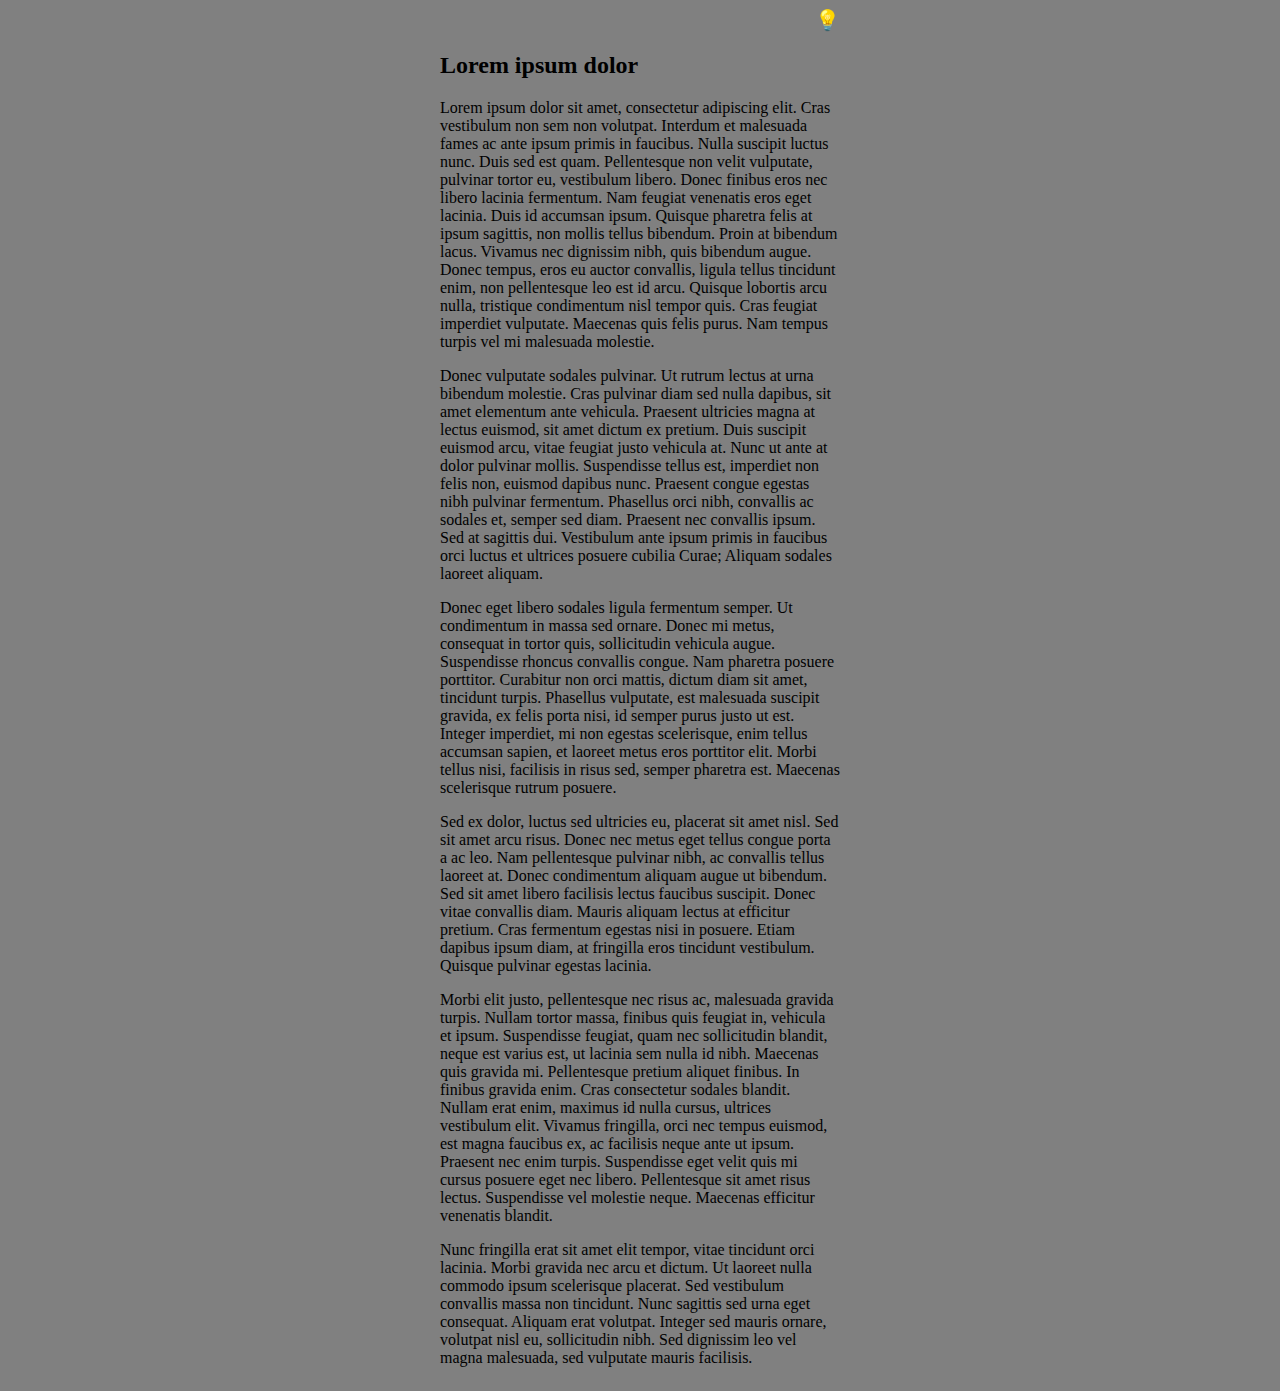
<file: Html-css/Follow-the-text-018b9494-018b9494/index.html>
<!doctype html>
<html lang="en">
<head>
    <meta charset="UTF-8">
    <meta name="viewport"
          content="width=device-width, user-scalable=no, initial-scale=1.0, maximum-scale=1.0, minimum-scale=1.0">
    <meta http-equiv="X-UA-Compatible" content="ie=edge">
    <title>Lots of text</title>
    <link rel="stylesheet" type="text/css" href="style.css">
</head>
<body style="display: flex; justify-content: center;background: gray;">
	<div class="content" style="width: 400px;">
		<div class="tooltip">
			<div class="icon" style="font-size: 20px;">💡</div>
			<div class="tooltip-content">
				Lorem Ipsum is slechts een proeftekst uit het drukkerij- en zetterijwezen. Lorem Ipsum is de standaard proeftekst in deze bedrijfstak sinds de 16e eeuw, toen een onbekende drukker een zethaak met letters nam en ze door elkaar husselde om een font-catalogus te maken.
			</div>
		</div>
		
		<h2>Lorem ipsum dolor</h2>
		<p>Lorem ipsum dolor sit amet, consectetur adipiscing elit. Cras vestibulum non sem non volutpat. Interdum et malesuada fames ac ante ipsum primis in faucibus. Nulla suscipit luctus nunc. Duis sed est quam. Pellentesque non velit vulputate, pulvinar tortor eu, vestibulum libero. Donec finibus eros nec libero lacinia fermentum. Nam feugiat venenatis eros eget lacinia. Duis id accumsan ipsum. Quisque pharetra felis at ipsum sagittis, non mollis tellus bibendum. Proin at bibendum lacus. Vivamus nec dignissim nibh, quis bibendum augue. Donec tempus, eros eu auctor convallis, ligula tellus tincidunt enim, non pellentesque leo est id arcu. Quisque lobortis arcu nulla, tristique condimentum nisl tempor quis. Cras feugiat imperdiet vulputate. Maecenas quis felis purus. Nam tempus turpis vel mi malesuada molestie.</p>

		<p>Donec vulputate sodales pulvinar. Ut rutrum lectus at urna bibendum molestie. Cras pulvinar diam sed nulla dapibus, sit amet elementum ante vehicula. Praesent ultricies magna at lectus euismod, sit amet dictum ex pretium. Duis suscipit euismod arcu, vitae feugiat justo vehicula at. Nunc ut ante at dolor pulvinar mollis. Suspendisse tellus est, imperdiet non felis non, euismod dapibus nunc. Praesent congue egestas nibh pulvinar fermentum. Phasellus orci nibh, convallis ac sodales et, semper sed diam. Praesent nec convallis ipsum. Sed at sagittis dui. Vestibulum ante ipsum primis in faucibus orci luctus et ultrices posuere cubilia Curae; Aliquam sodales laoreet aliquam.</p>

		<p>Donec eget libero sodales ligula fermentum semper. Ut condimentum in massa sed ornare. Donec mi metus, consequat in tortor quis, sollicitudin vehicula augue. Suspendisse rhoncus convallis congue. Nam pharetra posuere porttitor. Curabitur non orci mattis, dictum diam sit amet, tincidunt turpis. Phasellus vulputate, est malesuada suscipit gravida, ex felis porta nisi, id semper purus justo ut est. Integer imperdiet, mi non egestas scelerisque, enim tellus accumsan sapien, et laoreet metus eros porttitor elit. Morbi tellus nisi, facilisis in risus sed, semper pharetra est. Maecenas scelerisque rutrum posuere.</p>

		<p>Sed ex dolor, luctus sed ultricies eu, placerat sit amet nisl. Sed sit amet arcu risus. Donec nec metus eget tellus congue porta a ac leo. Nam pellentesque pulvinar nibh, ac convallis tellus laoreet at. Donec condimentum aliquam augue ut bibendum. Sed sit amet libero facilisis lectus faucibus suscipit. Donec vitae convallis diam. Mauris aliquam lectus at efficitur pretium. Cras fermentum egestas nisi in posuere. Etiam dapibus ipsum diam, at fringilla eros tincidunt vestibulum. Quisque pulvinar egestas lacinia.</p>

		<p>Morbi elit justo, pellentesque nec risus ac, malesuada gravida turpis. Nullam tortor massa, finibus quis feugiat in, vehicula et ipsum. Suspendisse feugiat, quam nec sollicitudin blandit, neque est varius est, ut lacinia sem nulla id nibh. Maecenas quis gravida mi. Pellentesque pretium aliquet finibus. In finibus gravida enim. Cras consectetur sodales blandit. Nullam erat enim, maximus id nulla cursus, ultrices vestibulum elit. Vivamus fringilla, orci nec tempus euismod, est magna faucibus ex, ac facilisis neque ante ut ipsum. Praesent nec enim turpis. Suspendisse eget velit quis mi cursus posuere eget nec libero. Pellentesque sit amet risus lectus. Suspendisse vel molestie neque. Maecenas efficitur venenatis blandit.</p>

		<p>Nunc fringilla erat sit amet elit tempor, vitae tincidunt orci lacinia. Morbi gravida nec arcu et dictum. Ut laoreet nulla commodo ipsum scelerisque placerat. Sed vestibulum convallis massa non tincidunt. Nunc sagittis sed urna eget consequat. Aliquam erat volutpat. Integer sed mauris ornare, volutpat nisl eu, sollicitudin nibh. Sed dignissim leo vel magna malesuada, sed vulputate mauris facilisis.</p>
	</div>
</body>
</html>
</file>
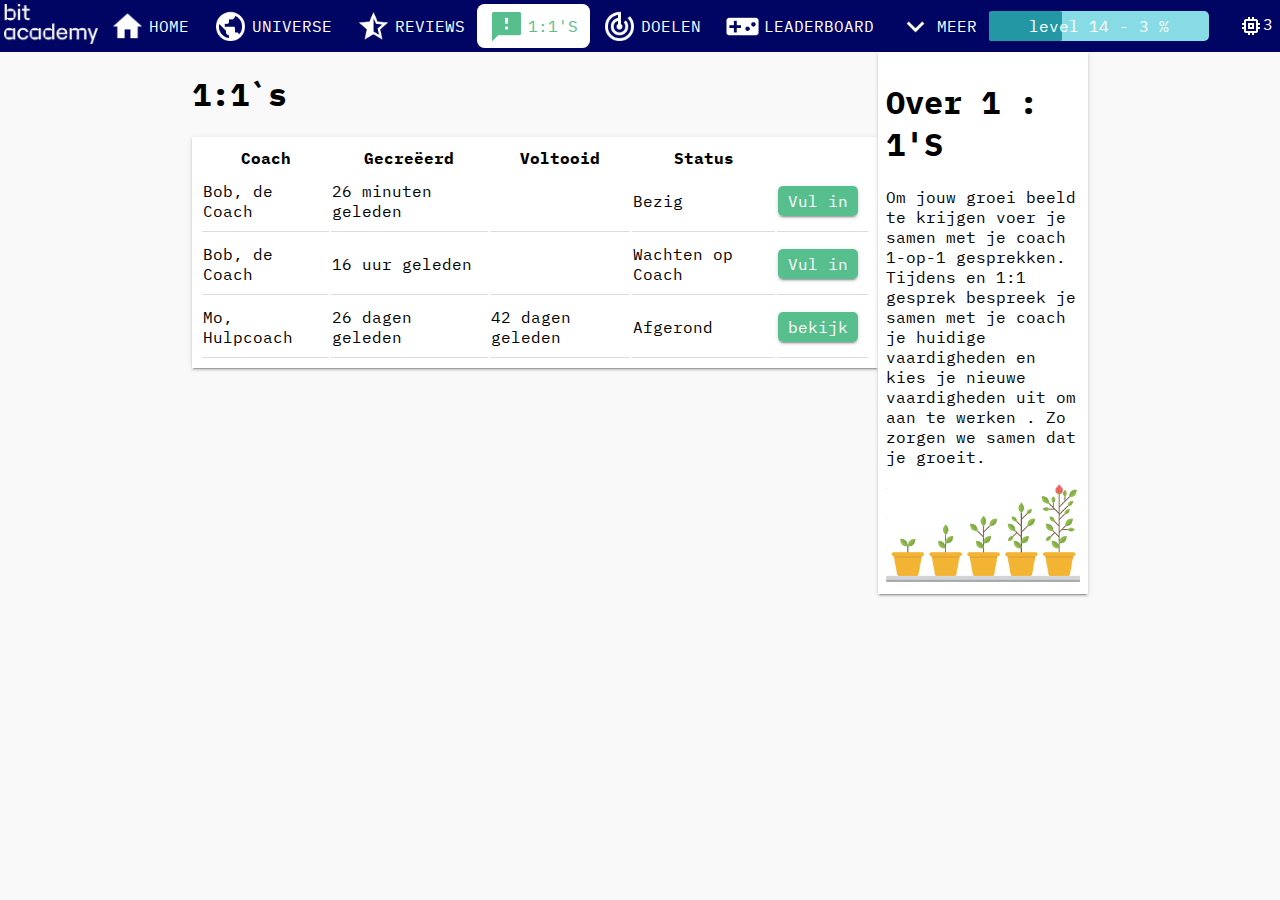
<file: Html-css/Jarvis-Gehacked-018b9559-018b9559/index.html>
<!DOCTYPE html>
<html lang="en">

<head>
  <meta charset="UTF-8">
  <meta name="viewport" content="width=device-width, initial-scale=1.0">
  <link rel="preconnect" href="https://fonts.googleapis.com">
  <link rel="preconnect" href="https://fonts.gstatic.com" crossorigin>
  <link
    href="https://fonts.googleapis.com/css2?family=IBM+Plex+Mono:ital,wght@0,100;0,200;0,300;0,400;0,500;0,600;0,700;1,100;1,200;1,300;1,400;1,500;1,600;1,700&display=swap"
    rel="stylesheet">
  <link rel="stylesheet" href="style.css">
  <title>Jarvis | Bit academy</title>
</head>

<body>
  <nav class="nav">
    <div class="left">
      <img src="logo_white.png" alt="logo_white">
    </div>
    <div class="center">
      <div class="nav-item">
        <img src="home_icon.png" alt="home_icon">
        <span>HOME</span>
      </div>
      <div class="nav-item">
        <img src="universe_icon.png" alt="universe_icon">
        <span>UNIVERSE</span>
      </div>
      <div class="nav-item">
        <img src="reviews_icon.png" alt="reviews_icon">
        <span>REVIEWS</span>
      </div>
      <div class="nav-item active">
        <img src="feedback_icon.png" alt="feedback_icon">
        <span>1:1'S</span>
      </div>
      <div class="nav-item">
        <img src="doelen_icon.png" alt="doelen_icon">
        <span>DOELEN</span>
      </div>
      <div class="nav-item">
        <img src="leaderboard_icon.png" alt="leaderboard_icon">
        <span>LEADERBOARD</span>
      </div>
      <div class="nav-item">
        <img src="meer_icon.png" alt="meer_icon">
        <span>MEER</span>
      </div>
    </div>

    <div class="right">
      <div class="level">
        <span>level 14 - 3 %</span>
        <div class="progress"></div>
      </div>
      <div class="credits">
        <img src="credits_icon.png" alt="credits">
        <span>3</span>
      </div>
      <img id="profile" src="profile.png" alt="pfp">
    </div>
  </nav>
  <div class="container">
    <div class="left">
      <h1>1:1`s</h1>

      <table>

        <tr>
          <th>Coach</th>
          <th>Gecreëerd </th>
          <th>Voltooid</th>
          <th>Status</th>
          <th></th>
        </tr>
        <tr>
          <td>Bob, de Coach</td>
          <td>26 minuten geleden</td>
          <td></td>
          <td>Bezig</td>
          <td> <a class="button" href="#">Vul in</a></td>
        </tr>
        <tr>
          <td>Bob, de Coach</td>
          <td>16 uur geleden</td>
          <td></td>
          <td>Wachten op Coach</td>
          <td>
            <a class="button" href="#">Vul in</a>
          </td>
        </tr>
        <tr>
          <td>Mo, Hulpcoach</td>
          <td>26 dagen geleden</td>
          <td>42 dagen geleden</td>
          <td>Afgerond</td>
          <td> <a class="button" href="#">bekijk</a></td>
        </tr>

      </table>
    </div>
    <div class="right">
      <h1>Over 1 : 1'S</h1>
      <p>
        Om jouw groei beeld te krijgen voer je samen met je coach 1-op-1 gesprekken. Tijdens en 1:1 gesprek bespreek je
        samen met je coach je huidige vaardigheden en kies je nieuwe vaardigheden uit om aan te werken . Zo zorgen we
        samen dat je groeit.
      </p>
      <img src="growth.png" alt="planten">

    </div>
  </div>



</body>

</html>
</file>
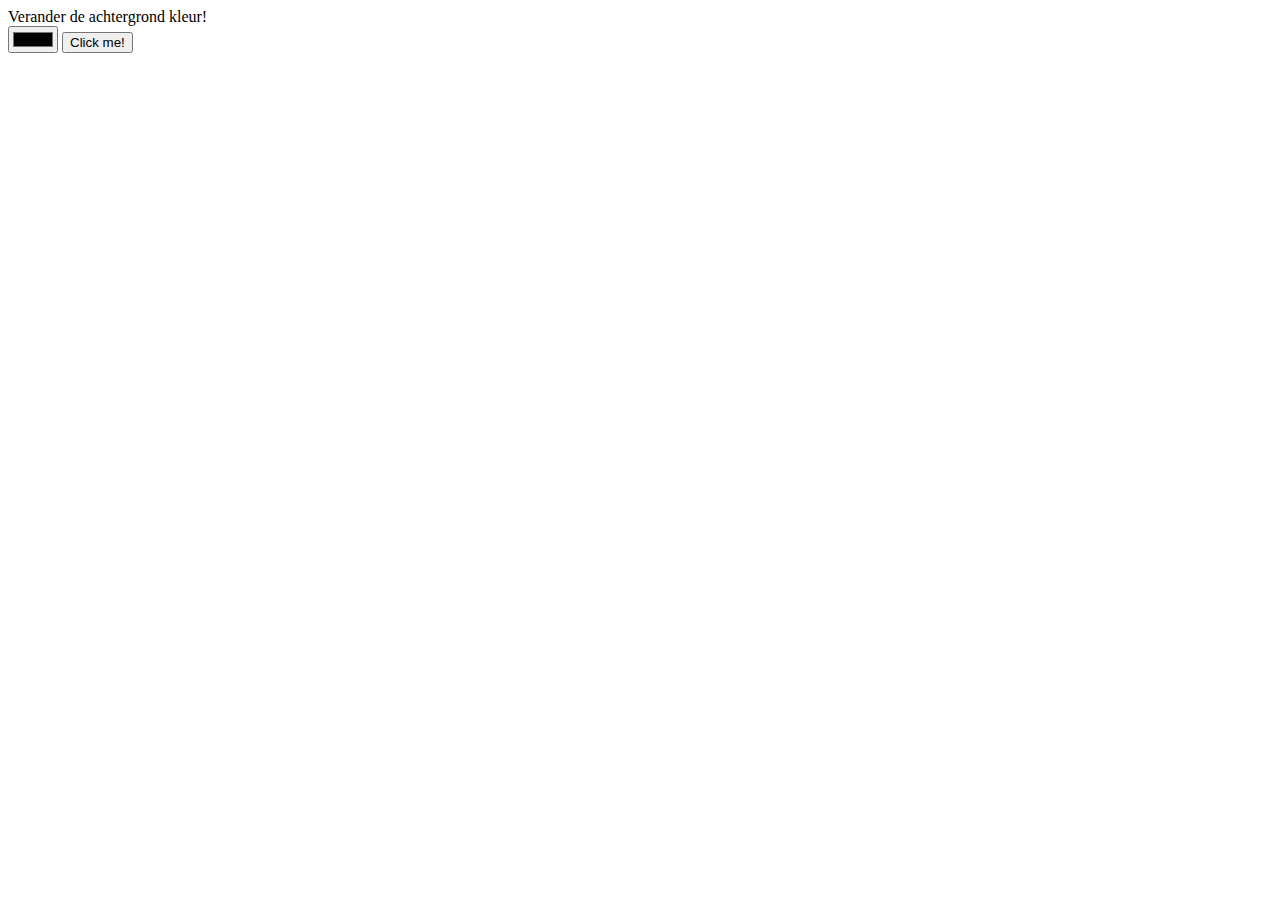
<file: Javascript/Javascript-2/Kleur-Bekennen-d81b69cce8b9-68eed576fcc9/index.html>
<!DOCTYPE html>
<html lang="nl">
<head>
    <meta charset="UTF-8">
    <meta name="viewport" content="width=device-width, initial-scale=1.0">
    <title>Verander de Achtergrond Kleur</title>
</head>
<body>
    <div>Verander de achtergrond kleur!</div>
    <input type="color" id="colorPicker">
    <button onclick="changeBackgroundColor()">Click me!</button>

    <script src="script.js"></script>
</body>
</html>
</file>
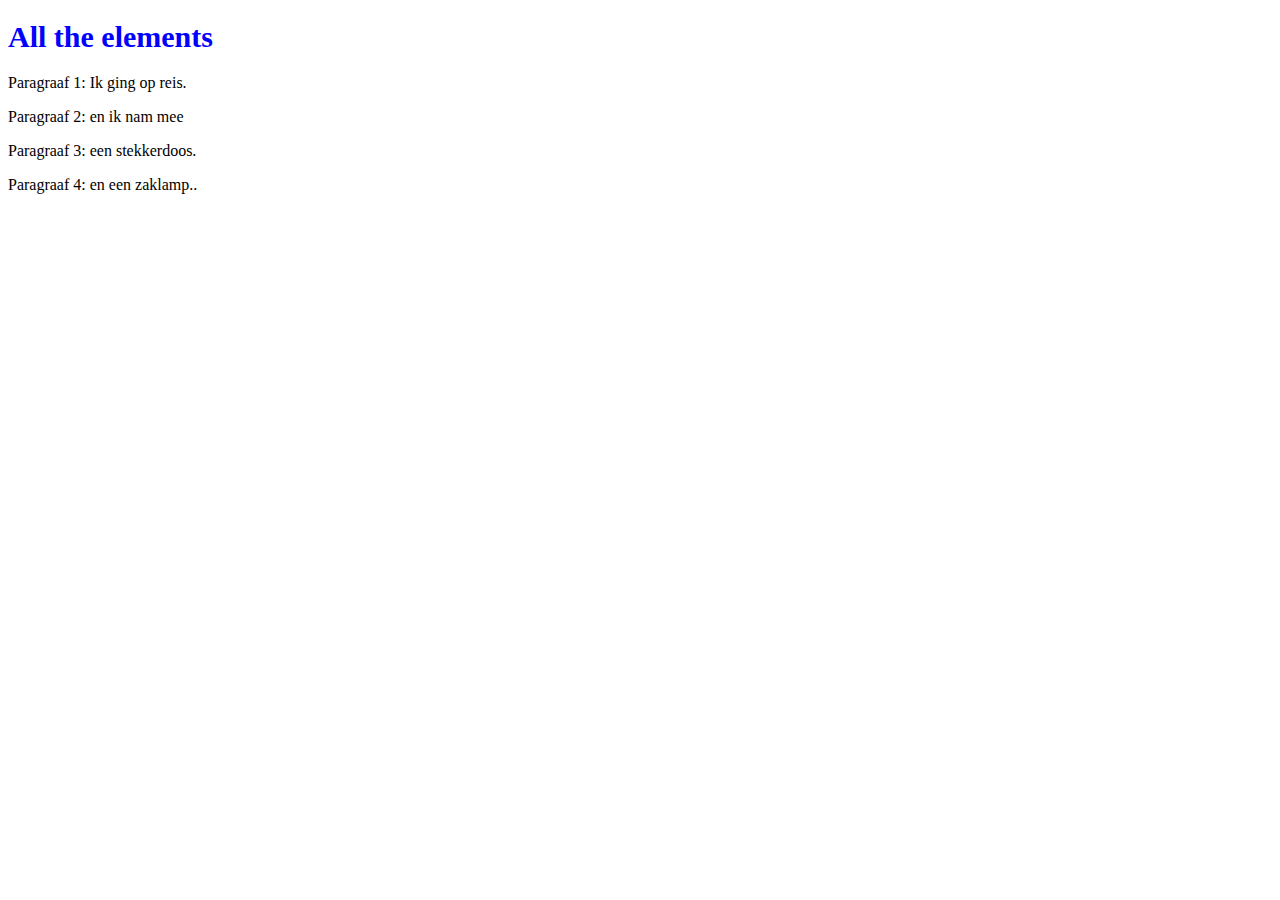
<file: Javascript/Javascript-2/Met-Zn-Allen-d907fbc9ba2c-91336bd27e33/index.html>
<!DOCTYPE html>
<html lang="nl">
<head>
    <meta charset="UTF-8">
    <meta name="viewport" content="width=device-width, initial-scale=1.0">
    <title>Document Title</title>
    <link rel="stylesheet" href="style.css">
</head>
<body>
    <h1 class="blue">All the elements</h1>
    <script src="script.js"></script>
    <p>Paragraaf 1: Ik ging op reis.</p>
    <p>Paragraaf 2: en ik nam mee</p>
    <p>Paragraaf 3: een stekkerdoos.</p>
    <p>Paragraaf 4: en een zaklamp..</p>
</body>
</html>
</file>
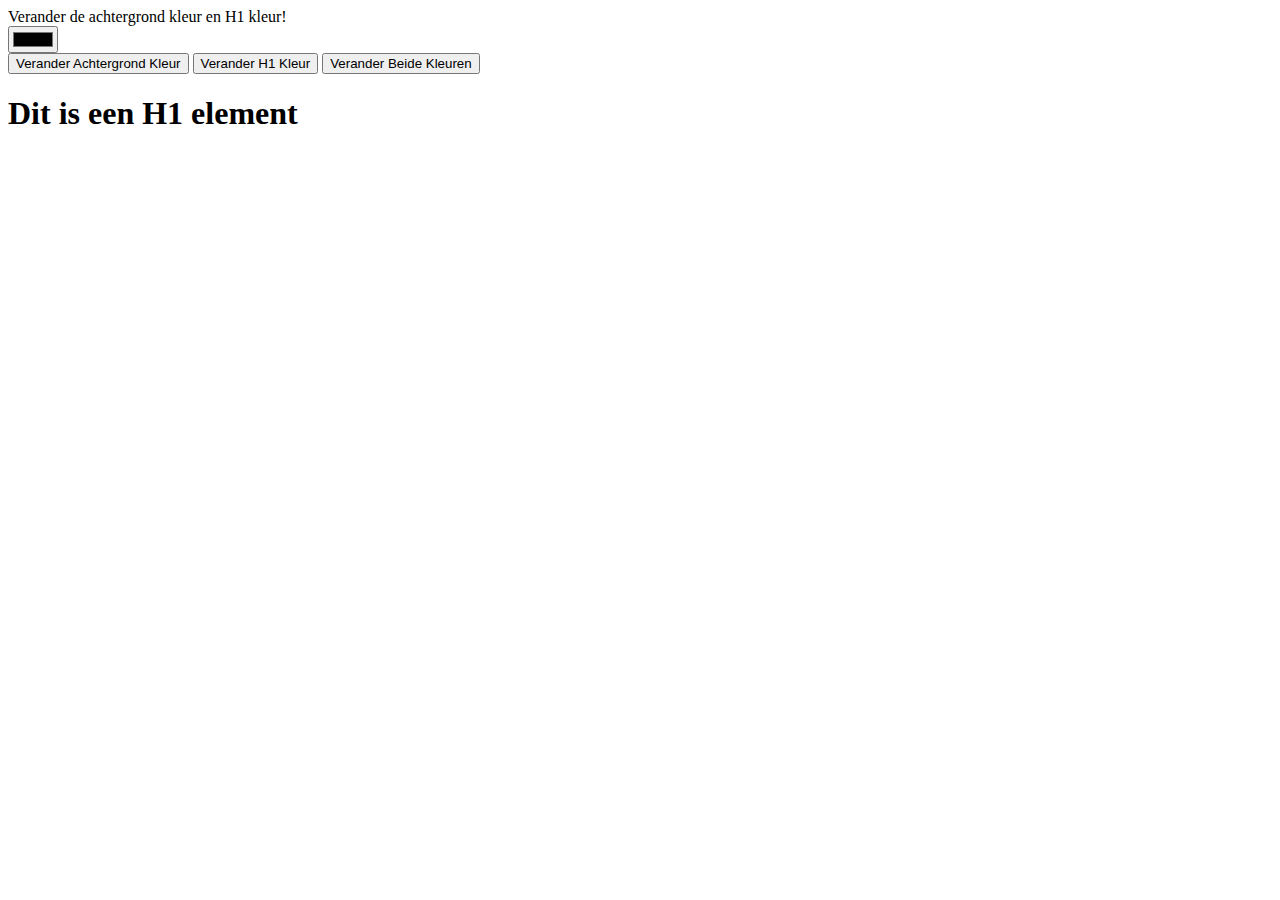
<file: Javascript/Javascript-2/Nog-Meer-Kleuren-b80507e436fb-e7517b39a015/index.html>
<!DOCTYPE html>
<html lang="nl">
<head>
    <meta charset="UTF-8">
    <meta name="viewport" content="width=device-width, initial-scale=1.0">
    <title>Verander de Achtergrond Kleur</title>
</head>
<body>
    <div>Verander de achtergrond kleur en H1 kleur!</div>
    <input type="color" id="colorPicker">
    <br>
    <button onclick="changeBackgroundColor()">Verander Achtergrond Kleur</button>
    <button onclick="changeH1Color()">Verander H1 Kleur</button>
    <button onclick="changeBothColors()">Verander Beide Kleuren</button>

    <h1>Dit is een H1 element</h1>

    <script src="script.js"></script>
</body>
</html>
</file>
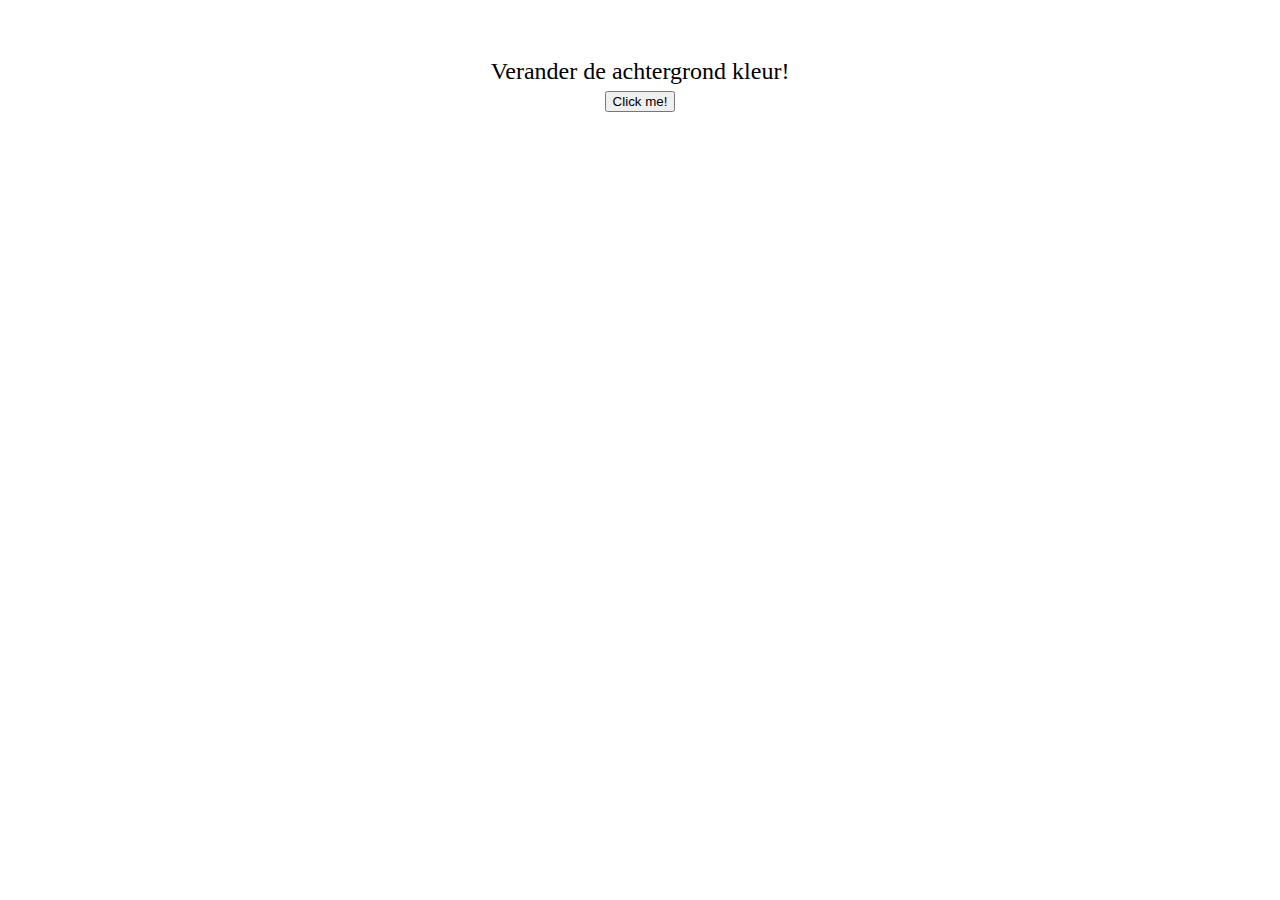
<file: Javascript/Javascript-2/Push-My-Button-ddef2f1f81b8-3543b04586d0/index.html>
<!DOCTYPE html>
<html lang="nl">
<head>
    <meta charset="UTF-8">
    <meta name="viewport" content="width=device-width, initial-scale=1.0">
    <title>Verander de Achtergrond Kleur</title>
    <style>
        body {
            background-color: white;
            color: black;
            font-size: 24px;
            text-align: center;
            padding-top: 50px;
        }
    </style>
</head>
<body>
    <div>Verander de achtergrond kleur!</div>
    <button onclick="changeBackgroundColor()">Click me!</button>
    
    <script src="script.js"></script>
</body>
</html>
</file>
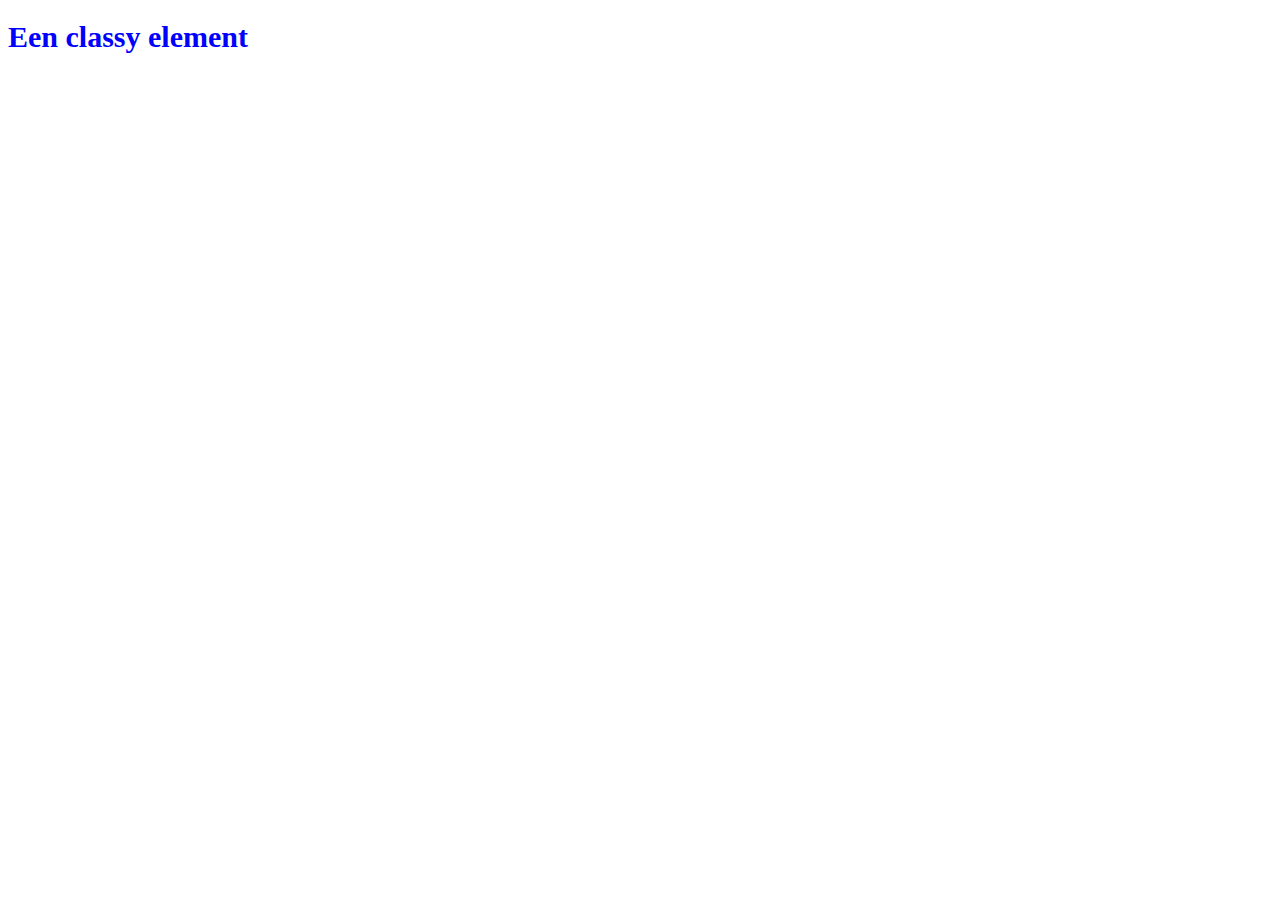
<file: Javascript/Javascript-2/Time-for-Class-1489df81a6f0-a339b2323e8e/index.html>
<!DOCTYPE html>
<html lang="nl">
<head>
    <meta charset="UTF-8">
    <meta name="viewport" content="width=device-width, initial-scale=1.0">
    <title>Document Title</title>
    <link rel="stylesheet" href="style.css">
</head>
<body>
    <h1 class="blue">Een classy element</h1>
    <script src="script.js"></script>
</body>
</html>
</file>
<file: Html-css/Follow-the-text-018b9494-018b9494/style.css>
.tooltip-content {
  position: sticky;
  display: none;
}
.tooltip:hover .tooltip-content  {
position: sticky;
display: block;
background-color: black;
color: white;
width: 400px;
}
.tooltip {
  position: sticky;
  top: 0;
}
.icon {
  display: flex;
  position: sticky;
justify-content: end;
}
</file>
<file: Html-css/Jarvis-Gehacked-018b9559-018b9559/style.css>
body {
    margin: 0 ;
    background: #f9f9f9;
}

* {
    font-family: 'IBM Plex Mono', monospace;
}

.nav {
    background-color: #000563;
    color: white;
    display: flex;
    padding: 4px;;
}
nav .left {
    margin-right: auto;
}
nav .right {
margin-left: auto;
}
nav .center {
    display: flex;
}

nav .center img {
    width: 35px;
    height: 30px;
    aspect-ratio: 1/1;
    object-fit: cover;
    margin-right: 4px;

}

nav .center span, .center img {
    margin-top: auto;
    margin-bottom: auto;
}

nav .center .nav-item {
    display: flex;  
padding: 0 12px;
}

.nav-item.active {
    background-color: white;
    color: #57BE8E;
    border-radius: 7.5px;
    padding-right: 8px;
    padding-left: 8px;
    
}
nav .left img {
    height: 40px;
}

nav .right {
    display: flex;
}
nav .level {
    margin-top: auto;
    margin-bottom: auto;
    background: #87dbe5;
    border-radius: 5px;
    width: 220px;
    text-align: center;
    padding: 5px 0; 
    position: relative;
    z-index: 4;
}

.progress {
    background: #2497a5;
    width: 33%;
    position: absolute;
    left: 0;
    top: 0;
    height: 100%;
    z-index: 5;
    border-radius: 5%;
}

.level span {
    z-index: 10;
    position: relative;
}
.credits {
    display: flex;
    width: 29px;
    height: 24px;
    aspect-ratio: 1/1;
    object-fit: cover;
    margin-top: auto;
    margin-bottom: auto;
    margin-left: 30px;
    margin-right: 30px;
}
#profile {
    display: flex;
    height: 30px;
    width: 30px;
    border-radius: 100%;
    aspect-ratio: 1/1;
    object-fit: cover;
    align-items: center;
    margin-top: auto;
    margin-bottom: auto;
    margin-right: 5px;
}

.container {
    display: flex;
    max-width: 70%;
    margin: 0 auto;

}
.container .left {
margin-right: auto;
}
.container .right {
margin-left: auto;
width: 25%;
background: white;
padding: 8px;
box-shadow: 0 3px 1px -2px #0003, 0 2px 2px #00000024, 0 1px 5px #0000001f;
}
.container table {
    background: white;
    padding: 8px;
    box-shadow: 0 3px 1px -2px #0003, 0 2px 2px #00000024, 0 1px 5px #0000001f;
}

.container .right img {
    max-width: 100%;
}
td {
    padding-bottom: 10px;
    padding-top: 10px   ;
    border-bottom: 1px solid rgba(128, 128, 128, 0.274);
    padding-right: 10px;
}



.button {
    background: #57BE8E;
    color: white;
    border-radius: 5px;
    padding: 5px 10px;
    text-decoration: none;
    box-shadow: 0 3px 1px -2px #0003, 0 2px 2px #00000024, 0 1px 5px #0000001f;
    
}
</file>
<file: Javascript/Javascript-2/Met-Zn-Allen-d907fbc9ba2c-91336bd27e33/style.css>
.blue {
  font-size: 30px;
  color: blue; 
}
</file>
<file: Javascript/Javascript-2/Time-for-Class-1489df81a6f0-a339b2323e8e/style.css>
.blue {
  font-size: 30px;
  color: blue; 
}
</file>
